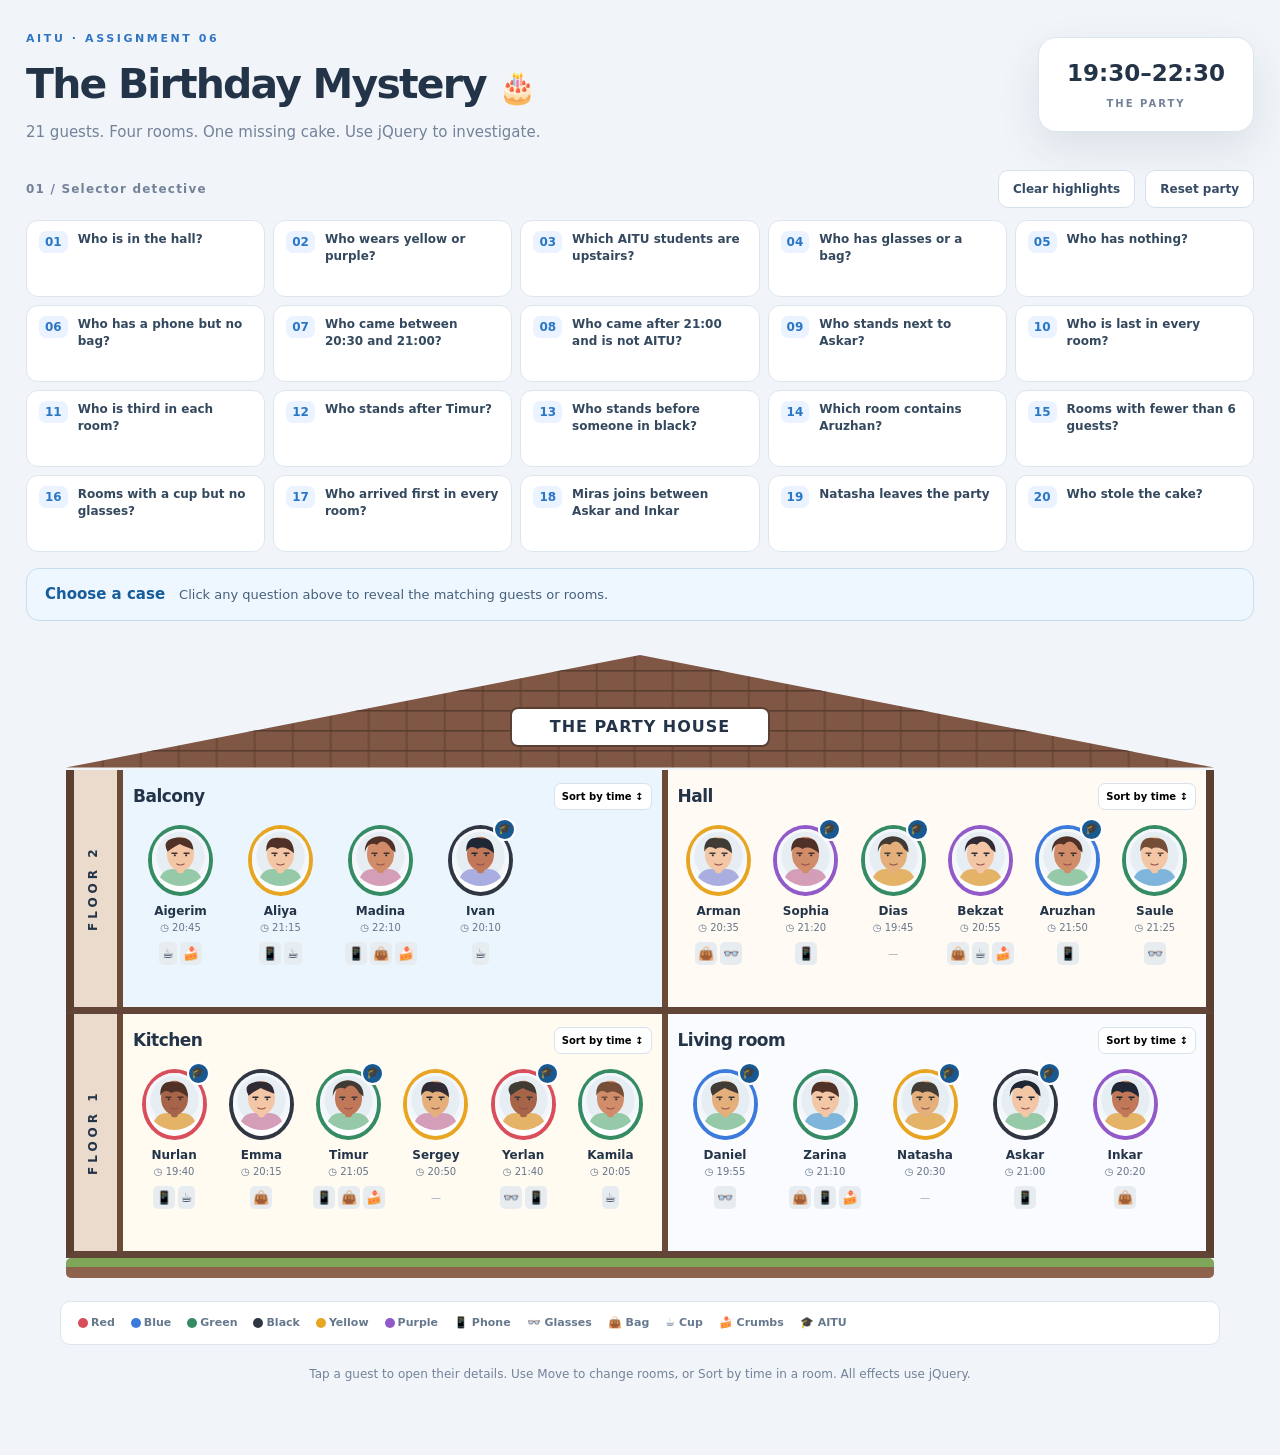
<file: Task2/index.html>
<!doctype html>
<html lang="en">
<head>
  <meta charset="utf-8">
  <meta name="viewport" content="width=device-width, initial-scale=1">
  <title>Assignment 6 · The Birthday Mystery</title>
  <link rel="stylesheet" href="styles.css">
  <script src="jquery.min.js" defer></script>
  <script src="app.js" defer></script>
</head>
<body>
  <main class="app">
    <header class="hero">
      <div><span class="eyebrow">AITU · ASSIGNMENT 06</span><h1>The Birthday Mystery <span>🎂</span></h1><p>21 guests. Four rooms. One missing cake. Use jQuery to investigate.</p></div>
      <div class="hero-stats"><b>19:30–22:30</b><small>THE PARTY</small></div>
    </header>
    <div class="toolbar"><span class="step-title">01 / Selector detective</span><button id="clear" class="secondary">Clear highlights</button><button id="reset" class="secondary">Reset party</button></div>
    <section id="cases" class="cases" aria-label="20 investigation cases"></section>
    <div class="result" id="result" role="status" aria-live="polite"><strong>Choose a case</strong><span>Click any question above to reveal the matching guests or rooms.</span></div>
    <section class="house" id="house" aria-label="The party house"><div class="roof"><span>THE PARTY HOUSE</span></div><div id="floors"></div><div class="house-base"></div></section>
    <footer class="legend"><span><i class="dot red"></i>Red</span><span><i class="dot blue"></i>Blue</span><span><i class="dot green"></i>Green</span><span><i class="dot black"></i>Black</span><span><i class="dot yellow"></i>Yellow</span><span><i class="dot purple"></i>Purple</span><span>📱 Phone</span><span>👓 Glasses</span><span>👜 Bag</span><span>☕ Cup</span><span>🍰 Crumbs</span><span>🎓 AITU</span></footer>
    <p class="hint">Tap a guest to open their details. Use Move to change rooms, or Sort by time in a room. All effects use jQuery.</p>
  </main>
  <div id="modalShade" class="shade" aria-hidden="true"></div><div id="guestDialog" class="guest-dialog" role="dialog" aria-modal="true" aria-label="Guest details" tabindex="-1"></div>
</body>
</html>
</file>
<file: Task2/styles.css>
:root{--ink:#243448;--muted:#738299;--line:#dde6ed;--accent:#2f75c4;--shadow:0 16px 42px rgba(24,46,70,.1)}
*{box-sizing:border-box}body{margin:0;color:var(--ink);background:#f1f5f9;font:15px/1.5 system-ui,-apple-system,Segoe UI,sans-serif}.app{max-width:1350px;margin:auto;padding:26px 26px 60px}.hero{display:flex;align-items:center;justify-content:space-between;gap:24px;margin-bottom:27px}.eyebrow{font-size:11px;letter-spacing:2.6px;font-weight:800;color:var(--accent)}h1{font-size:clamp(28px,3.2vw,46px);margin:5px 0 6px;letter-spacing:-1.8px}h1 span{font-size:.76em}.hero p{margin:0;color:var(--muted)}.hero-stats{background:white;padding:18px 28px;border:1px solid var(--line);border-radius:18px;box-shadow:var(--shadow);text-align:center;white-space:nowrap}.hero-stats b{display:block;font-size:23px}.hero-stats small{font-size:10px;color:var(--muted);letter-spacing:2px;font-weight:800}.toolbar{display:flex;gap:10px;align-items:center;margin:0 0 12px}.step-title{margin-right:auto;font-size:12px;letter-spacing:1.2px;font-weight:800;color:var(--muted)}button{font:inherit;cursor:pointer}button:focus-visible,.guest:focus-visible{outline:3px solid #e9a927;outline-offset:3px}.secondary{border:1px solid #d5e0ed;background:#fff;color:#364b66;border-radius:10px;padding:9px 14px;font-weight:700;font-size:12px}.secondary:hover{background:#eaf2fa}.cases{display:grid;grid-template-columns:repeat(5,minmax(0,1fr));gap:8px;margin-bottom:16px}.case{min-height:77px;text-align:left;border:1px solid var(--line);background:#fff;border-radius:12px;padding:10px 12px;display:flex;gap:10px;align-items:flex-start;color:#34485e}.case:hover{border-color:#90b6e0}.case.active{background:#e8f2ff;border-color:#478bd6}.case .num{color:#2a77c6;background:#eaf3ff;border-radius:7px;padding:2px 6px;font-size:12px;font-weight:800;flex-shrink:0}.case .case-title{font-size:12px;line-height:1.4;font-weight:650}.result{border:1px solid #c8dced;background:#eef7ff;padding:14px 18px;border-radius:13px;margin-bottom:34px;display:flex;gap:14px;align-items:center}.result strong{flex-shrink:0;color:#175d9b}.result span{font-size:13px;color:#47607a}.house{max-width:1160px;margin:auto;padding:0 6px}.roof{position:relative;background:repeating-linear-gradient(0deg,transparent 0 18px,#573c30 19px 20px),repeating-linear-gradient(90deg,#805645 0 35px,#714b3a 36px 38px);height:115px;clip-path:polygon(50% 0%,100% 98%,0 98%);display:flex;justify-content:center;align-items:flex-end;padding-bottom:23px}.roof span{background:#fff;border:2px solid #5b3f33;border-radius:8px;padding:6px 38px;font-size:16px;font-weight:900;letter-spacing:1px}.floor{display:grid;grid-template-columns:43px repeat(2,minmax(0,1fr));border-left:8px solid #5b4031;border-right:8px solid #5b4031;border-bottom:7px solid #624536;background:#e6d4c5}.floor-tag{writing-mode:vertical-rl;transform:rotate(180deg);text-align:center;padding:20px 10px;letter-spacing:4px;font-weight:900;background:#eadbcd;font-size:12px}.room{min-height:237px;padding:13px 10px 12px;border-left:6px solid #6b4b38;position:relative;overflow:visible;background:#fffaf2}.room[data-room="balcony"]{background:#eaf5fe}.room[data-room="hall"]{background:#fffbf4}.room[data-room="living"]{background:#f9fbfe}.room[data-room="kitchen"]{background:#fffbf1}.room.is-found{box-shadow:inset 0 0 0 5px #ffc757}.room-head{display:flex;align-items:center;gap:8px;justify-content:space-between;margin-bottom:9px}.room-head h2{font-size:17px;margin:0;letter-spacing:-.5px}.room-head button{background:#fff;border:1px solid #d7e2ec;border-radius:7px;font-size:10px;padding:5px 7px;font-weight:750}.guest-list{display:flex;gap:5px;min-height:155px;align-items:flex-start}.guest{--cloth:#378a60;min-width:0;flex:1;max-width:95px;padding:6px 2px;border-radius:9px;text-align:center;cursor:pointer;position:relative;outline:none}.guest.is-found{background:#fff2bf;box-shadow:0 0 0 2px #e6ac28}.avatar-ring{width:min(100%,65px);aspect-ratio:1/1;border:4px solid var(--cloth);background:#fff;border-radius:50%;margin:auto;position:relative;display:block}.avatar-ring img{width:100%;height:100%;border-radius:50%;object-fit:cover}.cap{position:absolute;top:-11px;right:-7px;background:#185991;color:#fff;border-radius:50%;width:23px;height:23px;display:flex;align-items:center;justify-content:center;font-size:11px;border:2px solid #fff}.guest-name{font-size:12px;font-weight:800;display:block;white-space:nowrap;overflow:hidden;text-overflow:ellipsis;margin-top:6px}.guest-time{display:block;color:#65758a;font-size:10px;white-space:nowrap}.thing-list{display:flex;gap:3px;align-items:center;justify-content:center;flex-wrap:wrap;margin-top:6px;min-height:24px}.thing{font-size:13px;background:#e6ecf0;border-radius:5px;padding:2px 3px}.none{font-size:10px;color:#9ca9b9}.house-base{height:20px;border-top:9px solid #80a65a;background:#8e634d;border-radius:5px}.legend{max-width:1160px;display:flex;flex-wrap:wrap;gap:10px 16px;margin:23px auto 5px;background:white;border:1px solid var(--line);padding:13px 17px;border-radius:10px;font-size:11px;color:#66788d;font-weight:700}.dot{display:inline-block;width:10px;height:10px;border-radius:50%;vertical-align:middle;margin-right:3px}.red{background:#d94e5b}.blue{background:#3c7bdb}.green{background:#358b63}.black{background:#303743}.yellow{background:#e8a521}.purple{background:#925ac8}.hint{text-align:center;color:var(--muted);font-size:12px;margin-top:20px}.shade{pointer-events:none;position:fixed;inset:0;background:rgba(23,40,58,.38);display:none;z-index:20}.guest-dialog{display:none;position:fixed;z-index:22;background:#fff;box-shadow:0 23px 80px #11283b59;border:1px solid #dae6ee;border-radius:18px;overflow:hidden;padding:22px;color:var(--ink)}.dialog-top{display:flex;gap:16px;align-items:center}.dialog-avatar{width:75px;height:75px;border:4px solid var(--cloth);border-radius:50%;background:#f5f8fb}.dialog-top h3{margin:0;font-size:25px}.dialog-top p{margin:0;color:var(--muted);font-size:13px}.dialog-details{margin:17px 0;background:#f4f8fc;padding:14px;border-radius:10px;font-size:13px}.dialog-details p{margin:4px 0}.dialog-moves{display:flex;flex-wrap:wrap;gap:7px}.dialog-moves button{background:#e8f2ff;color:#185e9d;border:0;border-radius:7px;padding:9px;font-size:12px;font-weight:800}.dialog-foot{margin-top:14px;color:#8b9bad;font-size:11px}.flight-ghost,.sort-ghost{position:absolute;z-index:30;pointer-events:none}.flying-slot{flex:1;min-width:0}.room.sorting .guest{visibility:hidden}@media(max-width:1100px){.cases{grid-template-columns:repeat(4,1fr)}.guest-list{gap:0}.room{padding:11px 5px}.avatar-ring{width:min(100%,55px)}}@media(max-width:750px){.app{padding:15px 8px}.cases{grid-template-columns:repeat(2,1fr)}.hero-stats{display:none}.floor{grid-template-columns:25px repeat(2,minmax(0,1fr))}.floor-tag{font-size:9px;padding:10px 4px;letter-spacing:2px}.room{min-height:188px;padding:8px 2px}.room-head h2{font-size:12px}.room-head button{font-size:8px;padding:3px}.avatar-ring{border-width:2px}.guest-name{font-size:9px}.guest-time{font-size:8px}.thing{font-size:9px}.cap{width:15px;height:15px;font-size:8px;top:-6px;right:-5px}.result{display:block}.result strong{display:block}.legend{gap:7px}}
</file>
